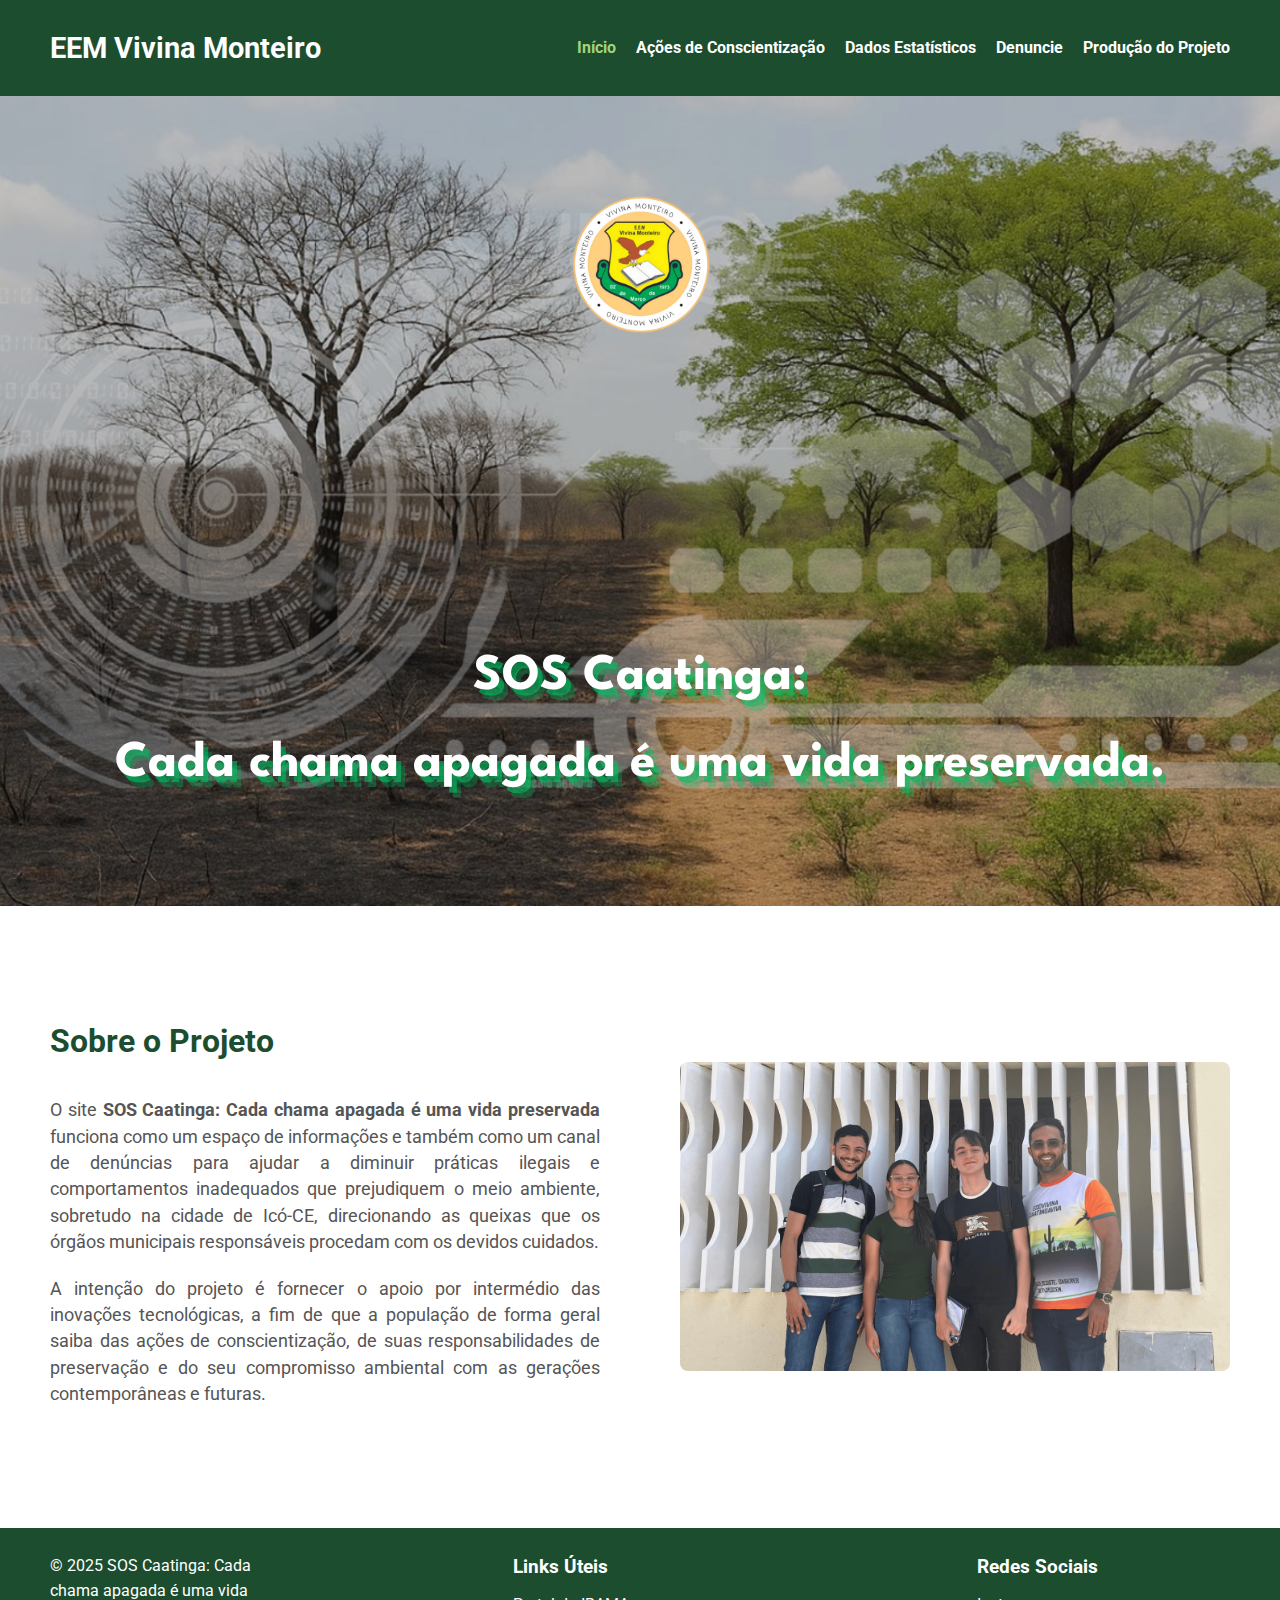
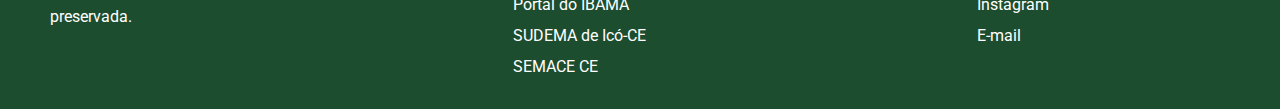
<file: index.html>
<!DOCTYPE html>
<html lang="pt-BR">

<head>
    <meta charset="UTF-8" />
    <meta name="viewport" content="width=device-width, initial-scale=1.0" />
    <title>SOS Caatinga - Início</title>
    <link rel="stylesheet" href="global.css">
    <link rel="stylesheet" href="style.css" />
    <link
        href="https://fonts.googleapis.com/css2?family=League+Spartan:wght@400;700&family=Roboto:wght@400;700&display=swap"
        rel="stylesheet">

    <!-- Google tag (gtag.js) -->
<script async src="https://www.googletagmanager.com/gtag/js?id=G-RZK40XFEBZ"></script>
<script>
  window.dataLayer = window.dataLayer || [];
  function gtag(){dataLayer.push(arguments);}
  gtag('js', new Date());

  gtag('config', 'G-RZK40XFEBZ');
</script>
</head>

<body>
    <!-- Cabeçalho (Navbar) -->
    <header>
        <div class="container header-container">
            <h1>EEM Vivina Monteiro</h1>

            <!-- Botão sanduíche (Para mobile) -->
            <input type="checkbox" id="menu-toggle" aria-label="Abrir menu">
            <label for="menu-toggle" class="menu-icon">
                <span class="hamburger"></span>
            </label>

            <!-- Menu de Navegação (Para computador)-->
            <nav aria-label="Menu principal">
                <ul class="nav-links">
                    <li><a href="./index.html" class="active">Início</a></li>
                    <li><a href="./Acoes/index.html">Ações de Conscientização</a></li>
                    <li><a href="./Dados/index.html">Dados Estatísticos</a></li>
                    <li><a href="./Denuncia/index.html">Denuncie</a></li>
                    <li><a href="./Producao/index.html">Produção do Projeto</a></li>
                </ul>
            </nav>
        </div>
    </header>

    <!-- Corpo do Site -->
    <main>
        <!-- Seção Hero (Baner Inicial) -->
        <section id="home" class="hero">
            <div class="container hero-content">
                <img class="logo" src="./Fotos/logo.png" alt="Logotipo da Escola" />
                <p>SOS Caatinga:</p>
                <p>Cada chama apagada é uma vida preservada.</p>
            </div>
        </section>

        <!-- Seção Sobre -->
        <section id="sobre">
            <div class="container sobre-container">
                <div class="sobre-texto">
                    <h2>Sobre o Projeto</h2>
                    <p>O site <strong>SOS Caatinga: Cada chama apagada é uma vida preservada</strong> funciona como um
                        espaço de informações e também como um canal de denúncias para ajudar a diminuir práticas
                        ilegais e comportamentos inadequados que prejudiquem o meio ambiente, sobretudo na cidade de
                        Icó-CE, direcionando as queixas que os órgãos municipais responsáveis procedam com os devidos
                        cuidados.</p>
                    <p>A intenção do projeto é fornecer o apoio por intermédio das inovações tecnológicas, a fim de que
                        a população de forma geral saiba das ações de conscientização, de suas responsabilidades de
                        preservação e do seu compromisso ambiental com as gerações contemporâneas e futuras.</p>
                </div>
                <figure class="sobre-imagem">
                    <img class="image-placeholder" src="./Fotos/sobre.png" alt="Equipe" />
                </figure>
            </div>
        </section>
    </main>

    <!-- Rodapé -->
    <footer>
        <div class="footer-container">
            <!-- Coluna 1: Texto -->
            <div class="footer-column">
                <p>&copy; 2025 SOS Caatinga: Cada chama apagada é uma vida preservada.</p>
            </div>

            <!-- Coluna 2: Links Úteis -->
            <div class="footer-column">
                <h3>Links Úteis</h3>
                <ul>
                    <li><a href="https://www.gov.br/ibama/pt-br">Portal do IBAMA</a></li>
                    <li><a href="https://sudema.ico.ce.gov.br/">SUDEMA de Icó-CE</a></li>
                    <li><a href="https://www.semace.ce.gov.br/">SEMACE CE</a></li>
                </ul>
            </div>

            <!-- Coluna 3: Redes Sociais -->
            <div class="footer-column">
                <h3>Redes Sociais</h3>
                <ul class="social-links">
                    <li><a
                            href="https://www.instagram.com/cearasemfogo?utm_source=ig_web_button_share_sheet&igsh=ZDNlZDc0MzIxNw==">Instagram</a>
                    </li>
                    <li><a href="mailto:soscaatingavm@gmail.com">E-mail</a></li>
                </ul>
            </div>
        </div>
    </footer>

</body>

</html>
</file>
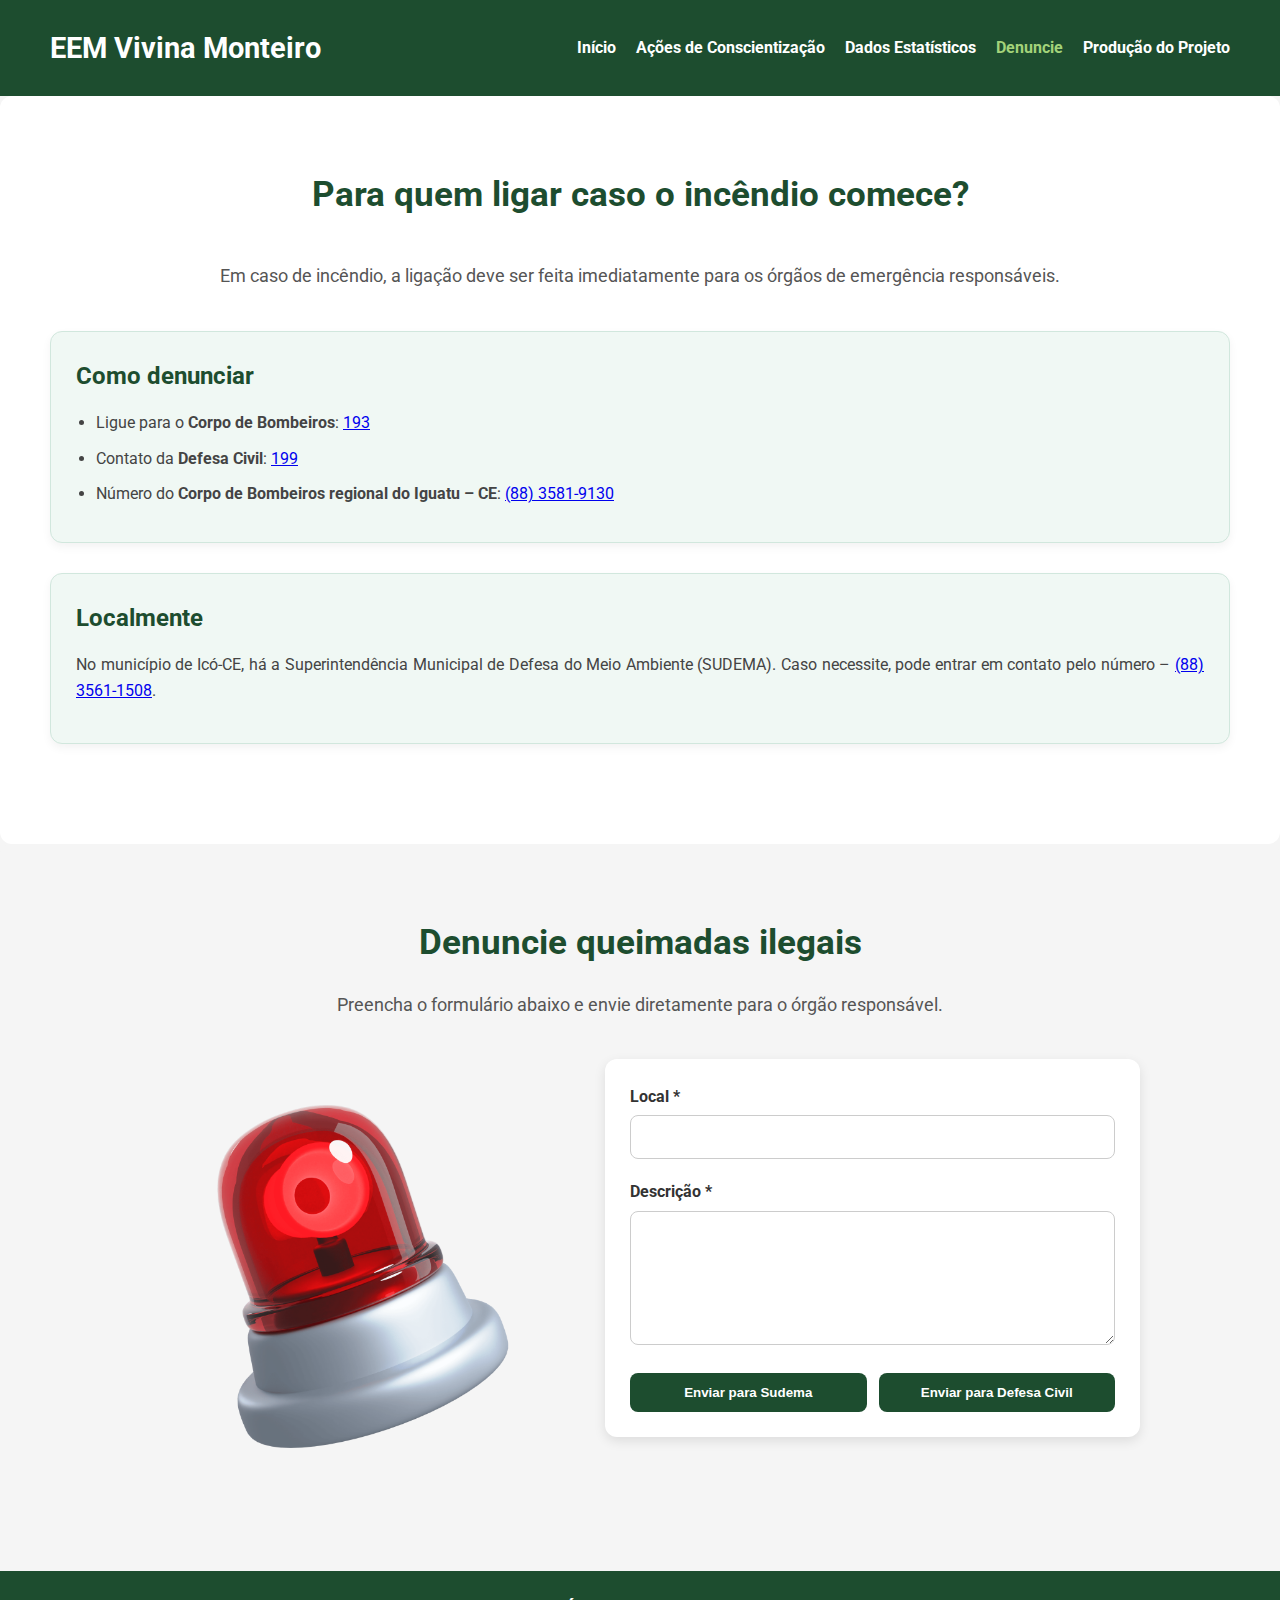
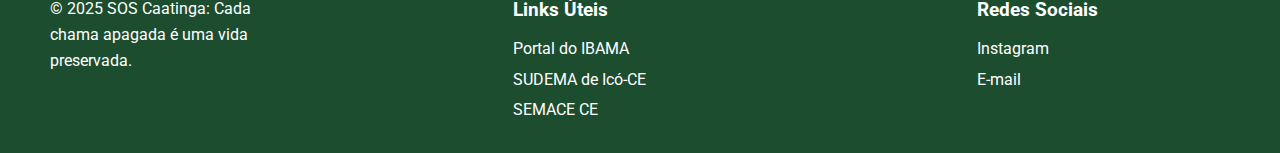
<file: Denuncia/index.html>
<!DOCTYPE html>
<html lang="pt-BR">

<head>
  <meta charset="UTF-8" />
  <meta name="viewport" content="width=device-width, initial-scale=1.0" />
  <title>SOS Caatinga - Denúncia</title>
  <link rel="stylesheet" href="../global.css">
  <link rel="stylesheet" href="style.css" />
  <link
    href="https://fonts.googleapis.com/css2?family=League+Spartan:wght@400;700&family=Roboto:wght@400;700&display=swap"
    rel="stylesheet">
</head>

<body>
  <!-- Cabeçalho (Navbar) -->
  <header>
    <div class="container header-container">
      <h1>EEM Vivina Monteiro</h1>

      <!-- Botão sanduíche (Para mobile) -->
      <input type="checkbox" id="menu-toggle" aria-label="Abrir menu">
      <label for="menu-toggle" class="menu-icon">
        <span class="hamburger"></span>
      </label>

      <!-- Menu de Navegação (Para computador)-->
      <nav aria-label="Menu principal">
        <ul class="nav-links">
          <li><a href="../index.html">Início</a></li>
          <li><a href="../Acoes/index.html">Ações de Conscientização</a></li>
          <li><a href="../Dados/index.html">Dados Estatísticos</a></li>
          <li><a href="../Denuncia/index.html" class="active">Denuncie</a></li>
          <li><a href="../Producao/index.html">Produção do Projeto</a></li>
        </ul>
      </nav>
    </div>
  </header>

  <!-- Corpo do Site -->
  <main>
    <!-- Seção Para quem ligar caso o incêndio comece? -->
    <section class="denuncia">
      <div class="container">
        <h2>Para quem ligar caso o incêndio comece?</h2>
        <p class="instrucao">Em caso de incêndio, a ligação deve ser feita imediatamente para os órgãos de emergência
          responsáveis.</p>

        <div class="denuncia-card">
          <h3>Como denunciar</h3>
          <ul>
            <li>Ligue para o <strong>Corpo de Bombeiros</strong>: <a href="tel:193">193</a></li>
            <li>Contato da <strong>Defesa Civil</strong>: <a href="tel:199">199</a></li>
            <li>Número do <strong>Corpo de Bombeiros regional do Iguatu – CE</strong>: <a href="tel:+558835819130">(88)
                3581-9130</a></li>
          </ul>
        </div>

        <div class="denuncia-card">
          <h3>Localmente</h3>
          <p>No município de Icó-CE, há a Superintendência Municipal de Defesa do Meio Ambiente (SUDEMA). Caso
            necessite,
            pode entrar em contato pelo número – <a href="tel:+558835611508">(88) 3561-1508</a>.</p>
        </div>
      </div>
    </section>

    <!-- Seção Denuncie queimadas ilegais -->
    <section class="denuncia form-color">
      <div class="container">
        <h2>Denuncie queimadas ilegais</h2>
        <p>Preencha o formulário abaixo e envie diretamente para o órgão responsável.</p>
        <div class="form-wrapper">
          <!-- Imagem -->
          <div class="form-img">
            <img src="../Fotos/denfone.png" alt="Ilustração de telefone para denúncia">
          </div>

          <!-- Formulário -->
          <form class="form-denuncia" method="post" enctype="text/plain">
            <label for="local">Local *</label>
            <input type="text" id="local" name="Local" required>

            <label for="descricao">Descrição *</label>
            <textarea id="descricao" name="Descrição" rows="6" required></textarea>

            <div class="btn-group">
              <button type="submit" formaction="mailto:sudema@ico.ce.gov.br">Enviar para Sudema</button>
              <button type="submit" formaction="mailto:Condec.ico23bc@gmail.com">Enviar para Defesa Civil</button>
            </div>
          </form>
        </div>
      </div>
    </section>
  </main>

  <!-- Rodapé -->
  <footer>
    <div class="footer-container">
      <!-- Coluna 1: Texto -->
      <div class="footer-column">
        <p>&copy; 2025 SOS Caatinga: Cada chama apagada é uma vida preservada.</p>
      </div>

      <!-- Coluna 2: Links Úteis -->
      <div class="footer-column">
        <h3>Links Úteis</h3>
        <ul>
          <li><a href="https://www.gov.br/ibama/pt-br">Portal do IBAMA</a></li>
          <li><a href="https://sudema.ico.ce.gov.br/">SUDEMA de Icó-CE</a></li>
          <li><a href="https://www.semace.ce.gov.br/">SEMACE CE</a></li>
        </ul>
      </div>

      <!-- Coluna 3: Redes Sociais -->
      <div class="footer-column">
        <h3>Redes Sociais</h3>
        <ul class="social-links">
          <li><a
              href="https://www.instagram.com/cearasemfogo?utm_source=ig_web_button_share_sheet&igsh=ZDNlZDc0MzIxNw==">Instagram</a>
          </li>
          <li><a href="soscaatingavm@gmail.com">E-mail</a></li>
        </ul>
      </div>
    </div>
  </footer>

</body>

</html>
</file>
<file: style.css>
/* Seção Hero - Baner Inicial */
.hero {
  background: url("./Fotos/bgmain2.png") no-repeat center/cover;
  color: white;
  height: 810px;
  display: flex;
  align-items: center;
  justify-content: center;
  text-align: center;
  position: relative;
  padding: 0 20px;
}

.hero::after {
  content: '';
  position: absolute;
  inset: 0;
  background: rgba(0, 0, 0, 0.2);
  z-index: 0;
}

.hero-content {
  position: relative;
  z-index: 1;
  max-width: 700px;
  display: flex;
  flex-direction: column;
  align-items: center;
}

.hero p {
  font-family: 'League Spartan', sans-serif;
  font-weight: bold;
  font-size: clamp(2.5rem, 4vw, 4.5rem);
  margin-bottom: 5px;
  text-shadow: rgba(0, 191, 99, 0.6) 5px 6px, rgba(0, 191, 99, 0.3) 9px 11px;
}

.logo {
  width: 9rem;
  margin-bottom: 300px;
}

/* Seção Sobre */
#sobre {
  background: white;
  padding: 100px 20px;
}

.sobre-container {
  display: flex;
  gap: 80px;
  align-items: center;
  flex-wrap: wrap;
}

.sobre-texto {
  flex: 1 1 400px;
}

.sobre-texto h2 {
  font-family: 'Roboto', sans-serif;
  font-size: 2rem;
  margin-bottom: 20px;
  color: #1d4d2f;
}

.sobre-texto p {
  font-family: 'Roboto', sans-serif;
  font-size: 1.1rem;
  color: #555;
  line-height: 1.5;
  text-align: justify;
  padding: 10px 0;
}

.sobre-imagem {
  flex: 1 1 400px;
}

.image-placeholder {
  width: 100%;
  height: auto;
  display: block;
  object-fit: cover;
  border-radius: 8px;
}

/* Responsividade */
@media (min-width: 992px) {
  .hero p {
    white-space: nowrap;
    overflow: hidden;
    text-overflow: ellipsis;
  }
}
</file>
<file: Denuncia/style.css>
/* Seção Para quem ligar caso o incêndio comece? */
.denuncia {
  background: white;
  padding: 60px 20px;
  border-radius: 12px;
}

.form-color {
  background: #f5f5f5;
}

.denuncia h2 {
  font-family: 'Roboto', sans-serif;
  font-size: 2.2rem;
  color: #1d4d2f;
  margin-bottom: 20px;
  text-align: center;
}

.instrucao {
  font-family: 'Roboto', sans-serif;
  text-align: center;
  font-size: 1.2rem;
  color: #555;
  margin: 40px 0 40px;
}

.denuncia p {
  font-family: 'Roboto', sans-serif;
  font-size: 1.1rem;
  color: #555;
  margin-bottom: 40px;
  text-align: center;
}

/* Cards Para quem ligar caso o incêndio comece? */
.denuncia-card {
  background: #f0f8f4;
  border: 1px solid #d1e7dd;
  border-radius: 12px;
  padding: 25px;
  margin-bottom: 30px;
  box-shadow: 0 4px 10px rgba(0, 0, 0, 0.05);
}

.denuncia-card h3 {
  font-family: 'Roboto', sans-serif;
  font-size: 1.5rem;
  margin-bottom: 15px;
  color: #1d4d2f;
}

.denuncia-card p,
.denuncia-card li {
  font-family: 'Roboto', sans-serif;
  color: #444;
  font-size: 1rem;
  margin-bottom: 15px;
  text-align: justify;
}

.denuncia-card ul {
  list-style: disc;
  padding-left: 20px;
}

.denuncia-card li {
  margin-bottom: 10px;
}

/* Formulário */
.form-wrapper {
  display: flex;
  flex-wrap: wrap;
  gap: 30px;
  align-items: flex-start;
  justify-content: center;
  max-width: 1000px;
  margin: 0 auto;
}

.form-img {
  flex: 1 1 300px;
}

.form-img img {
  width: 100%;
  border-radius: 12px;
  object-fit: cover;
}

.form-denuncia {
  flex: 1 1 400px;
  background: #fff;
  padding: 25px;
  border-radius: 12px;
  box-shadow: 0 4px 12px rgba(0, 0, 0, 0.1);
}

.form-denuncia label {
  display: block;
  font-weight: bold;
  margin-bottom: 6px;
  color: #333;
}

.form-denuncia input,
.form-denuncia textarea {
  width: 100%;
  padding: 12px 15px;
  margin-bottom: 20px;
  border: 1px solid #ccc;
  border-radius: 8px;
  font-size: 1rem;
  outline: none;
  transition: border-color 0.3s, box-shadow 0.3s;
}

.form-denuncia input:focus,
.form-denuncia textarea:focus {
  border-color: #1d4d2f;
  box-shadow: 0 0 0 3px rgba(29, 77, 47, 0.2);
}

.btn-group {
  display: flex;
  gap: 12px;
}

.btn-group button {
  flex: 1;
  background: #1d4d2f;
  color: #fff;
  font-weight: bold;
  border: none;
  padding: 12px;
  border-radius: 8px;
  cursor: pointer;
  transition: 0.3s;
}

.btn-group button:hover {
  background: #14522b;
}

/* Responsividade */
@media (max-width: 768px) {
  .denuncia h2 {
    font-size: 1.8rem;
  }

  .denuncia-card {
    padding: 20px;
  }

  .denuncia-card h3 {
    font-size: 1.3rem;
  }

  .form-wrapper {
    flex-direction: column;
  }
}
</file>
<file: global.css>
/* Reset Básico */
* {
  box-sizing: border-box;
  margin: 0;
  padding: 0;
}

body {
  font-family: 'Roboto', sans-serif;
  line-height: 1.6;
  color: #333;
  background-color: #f5f5f5;
  scroll-behavior: smooth;
}

.container {
  max-width: 1200px;
  margin: auto;
  padding: 10px;
}

/* Cabeçalho - Navbar */
header {
  background: #1d4d2f;
  color: #fff;
  padding: 15px 0;
  position: sticky;
  top: 0;
  z-index: 1000;
}

.header-container {
  display: flex;
  justify-content: space-between;
  align-items: center;
  flex-wrap: wrap;
}

header h1 {
  font-weight: 700;
  font-size: 1.8rem;
}

.nav-links {
  display: flex;
  list-style: none;
  gap: 20px;
}

.nav-links a {
  color: white;
  text-decoration: none;
  font-weight: 700;
  transition: color 0.3s ease;
}

.nav-links a:hover,
.nav-links a.active {
  color: #a3d37a;
}

/* Botão Menu Sanduíche */
#menu-toggle {
  display: none;
}

.menu-icon {
  display: none;
  cursor: pointer;
  width: 30px;
  height: 25px;
  position: relative;
}

.menu-icon .hamburger,
.menu-icon .hamburger::before,
.menu-icon .hamburger::after {
  content: "";
  background: white;
  display: block;
  height: 3px;
  width: 100%;
  border-radius: 3px;
  position: absolute;
  transition: all 0.3s ease;
}

.menu-icon .hamburger {
  top: 50%;
  transform: translateY(-50%);
}

.menu-icon .hamburger::before {
  top: -10px;
}

.menu-icon .hamburger::after {
  top: 10px;
}

#menu-toggle:checked+.menu-icon .hamburger {
  background: transparent;
}

#menu-toggle:checked+.menu-icon .hamburger::before {
  transform: rotate(45deg);
  top: 0;
}

#menu-toggle:checked+.menu-icon .hamburger::after {
  transform: rotate(-45deg);
  top: 0;
}

/* Rodapé */
footer {
  background: #1d4d2f;
  color: white;
  text-align: left;
  padding: 15px 20px;
}

.footer-container {
  display: flex;
  justify-content: space-between;
  /* distribui as colunas igualmente */
  max-width: 1200px;
  margin: 0 auto;
  flex-wrap: wrap;
  gap: 190px
    /* responsivo em telas menores */
}

.footer-column {
  flex: 1;
  margin: 10px;
}

.footer-column h3 {
  margin-bottom: 10px;
}

.footer-column ul {
  list-style: none;
  padding: 0;
}

.footer-column ul li {
  margin-bottom: 5px;
}

.footer-column a {
  color: white;
  text-decoration: none;
}

.footer-column a:hover {
  text-decoration: underline;
}


/* Responsividade */
@media (max-width: 768px) {
  .menu-icon {
    display: block;
    z-index: 1100;
  }

  .nav-links {
    display: none;
    flex-direction: column;
    background: #1d4d2f;
    position: absolute;
    top: 60px;
    right: 0;
    width: 100%;
    padding: 20px 0;
    text-align: center;
  }

  #menu-toggle:checked~nav .nav-links {
    display: flex;
  }

  .footer-container {
    flex-direction: column;
    /* colunas ficam empilhadas */
    gap: 20px;
    /* espaço menor entre colunas empilhadas */
  }

  .footer-column {
    width: 100%;
    /* cada coluna ocupa toda a largura */
  }
}
</file>
